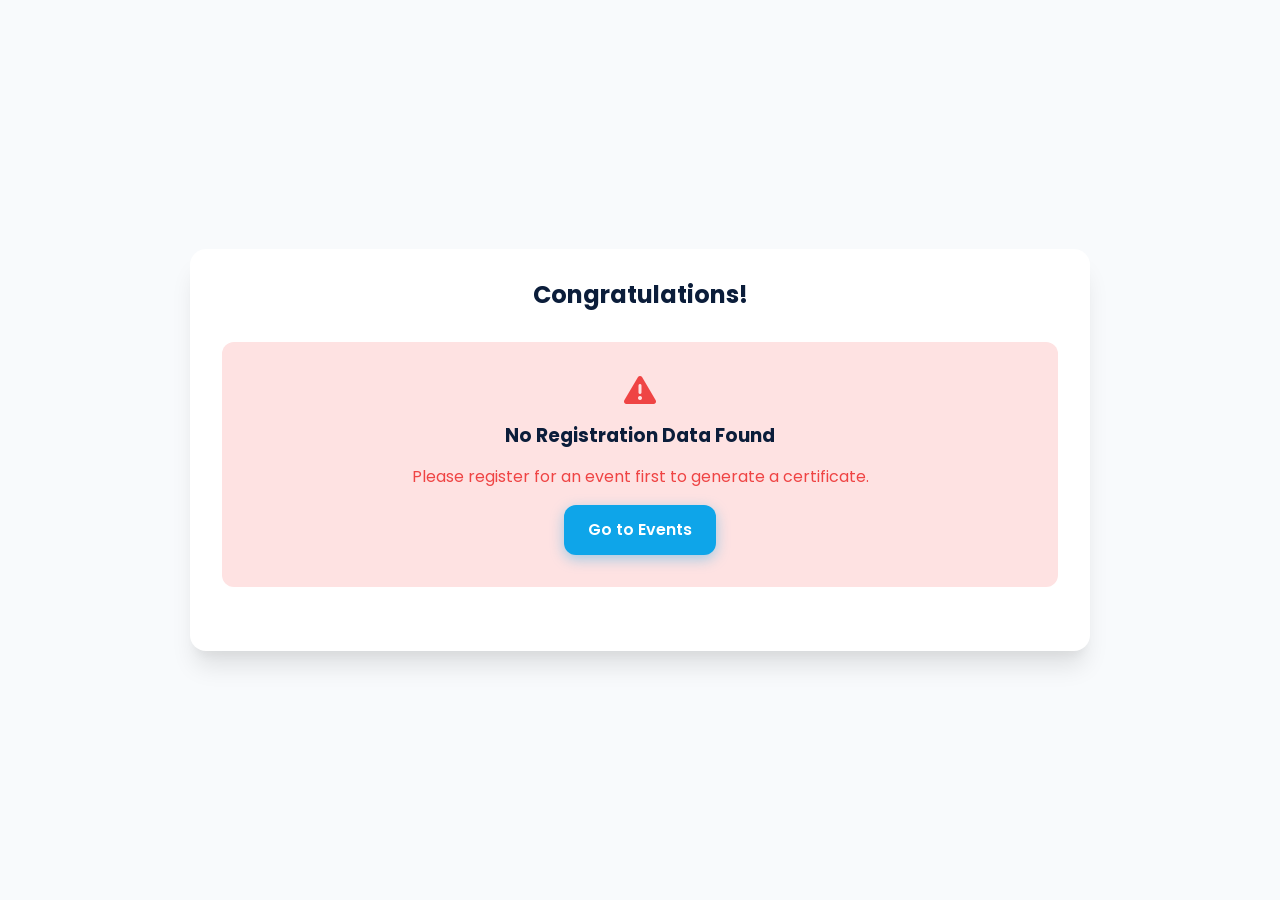
<file: certificate.html>
<!DOCTYPE html>
<html lang="en">

<head>
    <meta charset="UTF-8">
    <meta name="viewport" content="width=device-width, initial-scale=1.0">
    <title>Certificate | ISTE </title>
    <link rel="stylesheet" href="https://cdnjs.cloudflare.com/ajax/libs/font-awesome/6.4.0/css/all.min.css">
    <link rel="stylesheet" href="style.css">
    <style>
        .page-wrapper {
            min-height: 100vh;
            display: flex;
            flex-direction: column;
            align-items: center;
            justify-content: center;
            background-color: var(--bg-color);
            padding: 2rem;
        }

        .cert-container {
            background-color: var(--white);
            padding: 2rem;
            border-radius: var(--border-radius-lg);
            box-shadow: var(--shadow-xl);
            max-width: 900px;
            width: 100%;
            text-align: center;
        }

        /* Canvas Wrapper to make it responsive */
        .canvas-wrapper {
            position: relative;
            width: 100%;
            overflow: auto;
            margin: 2rem 0;
            display: flex;
            justify-content: center;
        }

        canvas {
            border: 1px solid #e2e8f0;
            box-shadow: var(--shadow-md);
            max-width: 100%;
            height: auto;
        }

        .actions {
            display: flex;
            gap: 1rem;
            justify-content: center;
            flex-wrap: wrap;
        }

        .error-msg {
            color: #ef4444;
            padding: 2rem;
            background: #fee2e2;
            border-radius: var(--border-radius-md);
            margin: 2rem 0;
            display: none;
        }
    </style>
</head>

<body>

    <div class="page-wrapper">
        <div class="cert-container animate-on-scroll">
            <h2 style="color: var(--primary-color);">Congratulations!</h2>
            <p style="color: var(--text-light); margin-top: 0.5rem;" id="subtitleText">
                Generating your official certificate of participation...
            </p>

            <div id="errorMsg" class="error-msg">
                <i class="fas fa-exclamation-triangle fa-2x"></i>
                <h3 style="margin: 1rem 0;">No Registration Data Found</h3>
                <p>Please register for an event first to generate a certificate.</p>
                <a href="events.html" class="btn btn-primary" style="margin-top: 1rem;">Go to Events</a>
            </div>

            <div class="canvas-wrapper" id="canvasContainer">
                <!-- Canvas dimension scaled down slightly for web view, exported at full res -->
                <canvas id="certificateCanvas" width="800" height="600"></canvas>
            </div>

            <div class="actions" id="actionButtons" style="display: none;">
                <button id="downloadBtn" class="btn btn-primary">
                    <i class="fas fa-download" style="margin-right: 8px;"></i> Download PNG
                </button>
                <a href="main.html" class="btn btn-outline">Go to Dashboard</a>
            </div>
        </div>
    </div>

    <script src="script.js"></script>
    <script>
        document.addEventListener('DOMContentLoaded', () => {
            const canvas = document.getElementById('certificateCanvas');
            const ctx = canvas.getContext('2d');

            // 1. Fetch user data from localStorage
            const rawData = localStorage.getItem('iste_registration');

            if (!rawData) {
                document.getElementById('canvasContainer').style.display = 'none';
                document.getElementById('subtitleText').style.display = 'none';
                document.getElementById('errorMsg').style.display = 'block';
                return;
            }

            const userData = JSON.parse(rawData);
            document.getElementById('actionButtons').style.display = 'flex';
            document.getElementById('subtitleText').textContent = "Here is your official certificate. You can download and share it.";

            // 2. Draw Certificate on Canvas
            function drawCertificate() {
                // Background
                ctx.fillStyle = '#ffffff';
                ctx.fillRect(0, 0, canvas.width, canvas.height);

                // Border Style Pattern
                ctx.strokeStyle = '#0b1d3a'; // Primary Color
                ctx.lineWidth = 20;
                ctx.strokeRect(20, 20, canvas.width - 40, canvas.height - 40);

                ctx.strokeStyle = '#0ea5e9'; // Secondary Color
                ctx.lineWidth = 5;
                ctx.strokeRect(35, 35, canvas.width - 70, canvas.height - 70);

                // Corner accents
                ctx.fillStyle = '#0b1d3a';
                // Top Left
                ctx.beginPath(); ctx.moveTo(20, 20); ctx.lineTo(120, 20); ctx.lineTo(20, 120); ctx.fill();
                // Bottom Right
                ctx.beginPath(); ctx.moveTo(canvas.width - 20, canvas.height - 20); ctx.lineTo(canvas.width - 120, canvas.height - 20); ctx.lineTo(canvas.width - 20, canvas.height - 120); ctx.fill();

                // Logo Text (Top center)
                ctx.font = 'bold 36px "Poppins", sans-serif';
                ctx.fillStyle = '#0b1d3a';
                ctx.textAlign = 'center';
                ctx.fillText('A.D. Patel Institute of Technology', canvas.width / 2, 90);

                ctx.font = '18px "Poppins", sans-serif';
                ctx.fillStyle = '#64748b';
                ctx.fillText('A Constituent College of CVM University', canvas.width / 2, 115);

                ctx.font = 'bold 24px "Poppins", sans-serif';
                ctx.fillStyle = '#0ea5e9';
                ctx.fillText('ISTE Student Chapter', canvas.width / 2, 150);

                // Certificate Title
                ctx.font = 'bold 55px "Times New Roman", Times, serif';
                ctx.fillStyle = '#0ea5e9';
                ctx.fillText('CERTIFICATE', canvas.width / 2, 230);

                ctx.font = 'italic 20px "Times New Roman", Times, serif';
                ctx.fillStyle = '#1e293b';
                ctx.fillText('OF PARTICIPATION', canvas.width / 2, 260);

                // Body Text
                ctx.font = '20px "Poppins", sans-serif';
                ctx.fillStyle = '#64748b';
                ctx.fillText('This is to proudly present that', canvas.width / 2, 330);

                // Participant Name
                ctx.font = 'bold 40px "Poppins", sans-serif';
                ctx.fillStyle = '#0b1d3a';
                ctx.fillText(userData.name.toUpperCase(), canvas.width / 2, 390);

                // Underline name
                ctx.beginPath();
                ctx.moveTo((canvas.width / 2) - 200, 400);
                ctx.lineTo((canvas.width / 2) + 200, 400);
                ctx.strokeStyle = '#0ea5e9';
                ctx.lineWidth = 2;
                ctx.stroke();

                // Event text
                ctx.font = '18px "Poppins", sans-serif';
                ctx.fillStyle = '#64748b';
                ctx.fillText('has actively participated and successfully completed the', canvas.width / 2, 440);

                // Event Name
                ctx.font = 'bold 24px "Poppins", sans-serif';
                ctx.fillStyle = '#1e293b';
                ctx.fillText(userData.event, canvas.width / 2, 480);

                // Bottom signatures area
                ctx.font = '16px "Poppins", sans-serif';
                ctx.fillStyle = '#1e293b';

                // Date
                ctx.fillText('Date: ' + userData.date, 150, 530);
                ctx.beginPath();
                ctx.moveTo(100, 540); ctx.lineTo(250, 540);
                ctx.stroke();

                // Signature
                ctx.font = 'italic 22px "Brush Script MT", cursive';
                ctx.fillText('Dr. Shital Gondaliya', canvas.width - 150, 520);

                ctx.font = '16px "Poppins", sans-serif';
                ctx.fillText('Faculty Coordinator', canvas.width - 150, 540);
                ctx.beginPath();
                ctx.moveTo(canvas.width - 230, 525); ctx.lineTo(canvas.width - 70, 525);
                ctx.stroke();
            }

            // Ensure fonts are loaded before drawing (best effort timeout)
            // Ideally should use document.fonts.ready, but this works well for web fonts
            document.fonts.ready.then(() => {
                drawCertificate();
            }).catch(() => {
                setTimeout(drawCertificate, 500);
            });

            // 3. Download Logic
            document.getElementById('downloadBtn').addEventListener('click', () => {
                const link = document.createElement('a');
                link.download = `ISTE_Certificate_${userData.name.replace(/\s+/g, '_')}.png`;
                link.href = canvas.toDataURL('image/png');
                link.click();
            });
        });
    </script>
</body>

</html>
</file>
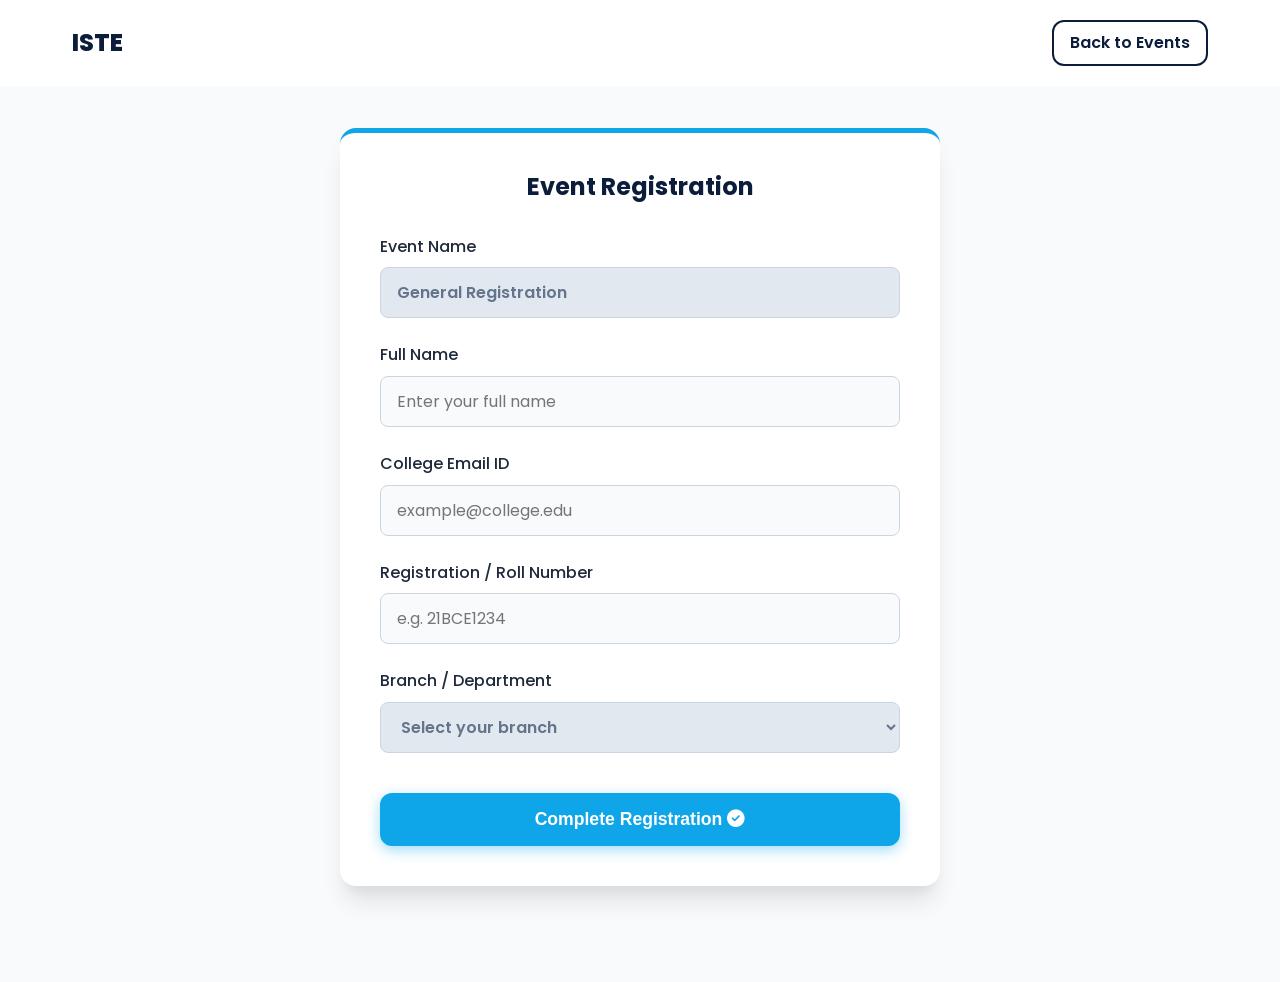
<file: form.html>
<!DOCTYPE html>
<html lang="en">

<head>
    <meta charset="UTF-8">
    <meta name="viewport" content="width=device-width, initial-scale=1.0">
    <title>Event Registration | ISTE </title>
    <link rel="stylesheet" href="https://cdnjs.cloudflare.com/ajax/libs/font-awesome/6.4.0/css/all.min.css">
    <link rel="stylesheet" href="style.css">
    <style>
        .page-header {
            padding: 8rem 0 3rem;
            background: var(--bg-color);
        }

        .form-card {
            background-color: var(--white);
            max-width: 600px;
            margin: 0 auto 3rem;
            padding: 2.5rem;
            border-radius: var(--border-radius-lg);
            box-shadow: var(--shadow-xl);
            border-top: 5px solid var(--secondary-color);
        }

        .form-title {
            text-align: center;
            margin-bottom: 2rem;
            color: var(--primary-color);
        }

        .form-group {
            margin-bottom: 1.5rem;
        }

        .form-label {
            display: block;
            margin-bottom: 0.5rem;
            font-weight: 500;
            color: var(--text-dark);
        }

        .form-control {
            width: 100%;
            padding: 0.75rem 1rem;
            border: 1px solid #cbd5e1;
            border-radius: var(--border-radius-sm);
            font-family: inherit;
            font-size: 1rem;
            transition: all var(--transition-fast);
            background-color: #f8fafc;
        }

        .form-control:focus {
            outline: none;
            border-color: var(--secondary-color);
            box-shadow: 0 0 0 3px rgba(14, 165, 233, 0.2);
            background-color: var(--white);
        }

        /* Disabled input style for event name */
        .form-control:read-only {
            background-color: #e2e8f0;
            cursor: not-allowed;
            color: var(--text-light);
            font-weight: 600;
        }

        .btn-register {
            width: 100%;
            padding: 1rem;
            font-size: 1.1rem;
            margin-top: 1rem;
        }

        .validation-message {
            color: #ef4444;
            font-size: 0.85rem;
            margin-top: 0.25rem;
            display: none;
        }

        .form-control.invalid {
            border-color: #ef4444;
        }
    </style>
</head>

<body>

    <!-- Navbar -->
    <nav class="navbar scrolled">
        <div class="container nav-container">
            <a href="index.html" class="logo">ISTE</a>

            <a href="events.html" class="btn btn-outline" style="padding: 0.5rem 1rem;">Back to Events</a>
        </div>
    </nav>

    <!-- Registration Section -->
    <section class="page-header">
        <div class="container">
            <div class="form-card animate-on-scroll">
                <h2 class="form-title">Event Registration</h2>

                <form id="registrationForm" novalidate>
                    <!-- Pre-filled Event Name -->
                    <div class="form-group">
                        <label class="form-label" for="eventName">Event Name</label>
                        <input type="text" id="eventName" class="form-control" readonly>
                    </div>

                    <div class="form-group">
                        <label class="form-label" for="fullName">Full Name</label>
                        <input type="text" id="fullName" class="form-control" placeholder="Enter your full name"
                            required minlength="3">
                        <div class="validation-message" id="nameError">Please enter a valid name (min 3 chars).</div>
                    </div>

                    <div class="form-group">
                        <label class="form-label" for="email">College Email ID</label>
                        <input type="email" id="email" class="form-control" placeholder="example@college.edu" required>
                        <div class="validation-message" id="emailError">Please enter a valid email address.</div>
                    </div>

                    <div class="form-group">
                        <label class="form-label" for="regNumber">Registration / Roll Number</label>
                        <input type="text" id="regNumber" class="form-control" placeholder="e.g. 21BCE1234" required
                            pattern="[a-zA-Z0-9]+">
                        <div class="validation-message" id="regError">Please enter your roll number.</div>
                    </div>

                    <div class="form-group">
                        <label class="form-label" for="branch">Branch / Department</label>
                        <select id="branch" class="form-control" required>
                            <option value="">Select your branch</option>
                            <option value="CSE">Computer Science</option>
                            <option value="IT">Information Technology</option>
                            <option value="ECE">Electronics & Communication</option>
                            <option value="MECH">Mechanical Engineering</option>
                            <option value="OTHER">Other</option>
                        </select>
                        <div class="validation-message" id="branchError">Please select a branch.</div>
                    </div>

                    <button type="submit" class="btn btn-primary btn-register">
                        Complete Registration <i class="fas fa-check-circle" style="margin-left: 5px;"></i>
                    </button>
                </form>
            </div>
        </div>
    </section>

    <script src="script.js"></script>
    <script>
        document.addEventListener('DOMContentLoaded', () => {
            // 1. Fetch Event Name from URL Parameters
            const urlParams = new URLSearchParams(window.location.search);
            const eventParam = urlParams.get('event');

            const eventInput = document.getElementById('eventName');
            if (eventParam) {
                eventInput.value = eventParam;
            } else {
                eventInput.value = "General Registration";
            }

            // 2. Form Validation & Submission
            const form = document.getElementById('registrationForm');

            form.addEventListener('submit', (e) => {
                e.preventDefault();
                let isValid = true;

                // Validate Name
                const nameInput = document.getElementById('fullName');
                if (nameInput.value.length < 3) {
                    nameInput.classList.add('invalid');
                    document.getElementById('nameError').style.display = 'block';
                    isValid = false;
                } else {
                    nameInput.classList.remove('invalid');
                    document.getElementById('nameError').style.display = 'none';
                }

                // Validate Email
                const emailInput = document.getElementById('email');
                const emailRegex = /^[^\s@]+@[^\s@]+\.[^\s@]+$/;
                if (!emailRegex.test(emailInput.value)) {
                    emailInput.classList.add('invalid');
                    document.getElementById('emailError').style.display = 'block';
                    isValid = false;
                } else {
                    emailInput.classList.remove('invalid');
                    document.getElementById('emailError').style.display = 'none';
                }

                // Validate Roll No
                const regInput = document.getElementById('regNumber');
                if (!regInput.value) {
                    regInput.classList.add('invalid');
                    document.getElementById('regError').style.display = 'block';
                    isValid = false;
                } else {
                    regInput.classList.remove('invalid');
                    document.getElementById('regError').style.display = 'none';
                }

                // Validate Branch
                const branchInput = document.getElementById('branch');
                if (!branchInput.value) {
                    branchInput.classList.add('invalid');
                    document.getElementById('branchError').style.display = 'block';
                    isValid = false;
                } else {
                    branchInput.classList.remove('invalid');
                    document.getElementById('branchError').style.display = 'none';
                }

                if (isValid) {
                    // 3. Save to localStorage
                    const userData = {
                        name: nameInput.value,
                        email: emailInput.value,
                        event: eventInput.value,
                        date: new Date().toLocaleDateString()
                    };

                    localStorage.setItem('iste_registration', JSON.stringify(userData));

                    // Show success
                    showToast('Registration successful! Redirecting to certificate...', 'success');

                    // 4. Redirect to certificate after 2 seconds
                    setTimeout(() => {
                        window.location.href = 'certificate.html';
                    }, 2000);
                }
            });

            // Remove invalid class on input
            const inputs = form.querySelectorAll('input, select');
            inputs.forEach(input => {
                input.addEventListener('input', () => {
                    input.classList.remove('invalid');
                    const errorMsg = document.getElementById(input.id + 'Error');
                    if (errorMsg) errorMsg.style.display = 'none';
                });
            });
        });
    </script>
</body>

</html>
</file>
<file: style.css>
@import url('https://fonts.googleapis.com/css2?family=Poppins:wght@300;400;500;600;700;800&display=swap');

:root {
  --primary-color: #0b1d3a; /* Dark Blue */
  --secondary-color: #0ea5e9; /* Light Blue Accent */
  --secondary-color-dark: #0284c7;
  --bg-color: #f8fafc;
  --text-dark: #1e293b;
  --text-light: #64748b;
  --white: #ffffff;
  
  --shadow-sm: 0 1px 3px rgba(0,0,0,0.12), 0 1px 2px rgba(0,0,0,0.24);
  --shadow-md: 0 4px 6px rgba(0,0,0,0.1), 0 2px 4px rgba(0,0,0,0.06);
  --shadow-lg: 0 10px 15px rgba(0,0,0,0.1), 0 4px 6px rgba(0,0,0,0.05);
  --shadow-xl: 0 20px 25px -5px rgba(0, 0, 0, 0.1), 0 10px 10px -5px rgba(0, 0, 0, 0.04);
  
  --transition-fast: 0.2s ease;
  --transition-normal: 0.3s ease;
  --transition-slow: 0.5s ease;
  
  --border-radius-sm: 8px;
  --border-radius-md: 12px;
  --border-radius-lg: 16px;
  --border-radius-xl: 24px;
}

* {
  margin: 0;
  padding: 0;
  box-sizing: border-box;
}

html {
  scroll-behavior: smooth;
}

body {
  font-family: 'Poppins', sans-serif;
  background-color: var(--bg-color);
  color: var(--text-dark);
  line-height: 1.6;
  overflow-x: hidden;
}

a {
  text-decoration: none;
  color: inherit;
}

ul {
  list-style: none;
}

img {
  max-width: 100%;
  height: auto;
  display: block;
}

/* Container */
.container {
  max-width: 1200px;
  margin: 0 auto;
  padding: 0 2rem;
}

/* Typography */
h1, h2, h3, h4, h5, h6 {
  font-weight: 700;
  line-height: 1.2;
  color: var(--primary-color);
}

.section-title {
  text-align: center;
  font-size: 2.5rem;
  margin-bottom: 3rem;
  position: relative;
  display: inline-block;
  left: 50%;
  transform: translateX(-50%);
}

.section-title::after {
  content: '';
  position: absolute;
  bottom: -10px;
  left: 50%;
  transform: translateX(-50%);
  width: 60%;
  height: 4px;
  background-color: var(--secondary-color);
  border-radius: 2px;
}

/* Buttons */
.btn {
  display: inline-flex;
  align-items: center;
  justify-content: center;
  padding: 0.75rem 1.5rem;
  border-radius: var(--border-radius-md);
  font-weight: 600;
  font-size: 1rem;
  cursor: pointer;
  transition: all var(--transition-normal);
  border: none;
  outline: none;
}

.btn-primary {
  background-color: var(--secondary-color);
  color: var(--white);
  box-shadow: 0 4px 14px 0 rgba(14, 165, 233, 0.39);
}

.btn-primary:hover {
  background-color: var(--secondary-color-dark);
  transform: translateY(-2px);
  box-shadow: 0 6px 20px rgba(14, 165, 233, 0.4);
}

.btn-outline {
  background-color: transparent;
  color: var(--primary-color);
  border: 2px solid var(--primary-color);
}

.btn-outline:hover {
  background-color: var(--primary-color);
  color: var(--white);
  transform: translateY(-2px);
}

/* Navbar */
.navbar {
  position: fixed;
  top: 0;
  left: 0;
  width: 100%;
  padding: 1.25rem 0;
  background-color: rgba(255, 255, 255, 0.95);
  backdrop-filter: blur(10px);
  z-index: 1000;
  transition: all var(--transition-normal);
}

.navbar.scrolled {
  padding: 0.75rem 0;
  box-shadow: var(--shadow-md);
}

.nav-container {
  display: flex;
  justify-content: space-between;
  align-items: center;
}

.logo {
  font-size: 1.5rem;
  font-weight: 800;
  color: var(--primary-color);
  display: flex;
  align-items: center;
  gap: 0.5rem;
}

.logo span {
  color: var(--secondary-color);
}

.nav-links {
  display: flex;
  gap: 2rem;
  align-items: center;
}

.nav-link {
  font-weight: 500;
  color: var(--text-dark);
  transition: color var(--transition-fast);
  position: relative;
}

.nav-link::after {
  content: '';
  position: absolute;
  bottom: -4px;
  left: 0;
  width: 0;
  height: 2px;
  background-color: var(--secondary-color);
  transition: width var(--transition-normal);
}

.nav-link:hover {
  color: var(--secondary-color);
}

.nav-link:hover::after, .nav-link.active::after {
  width: 100%;
}

.nav-link.active {
  color: var(--secondary-color);
}

.mobile-menu-btn {
  display: none;
  font-size: 1.5rem;
  color: var(--primary-color);
  cursor: pointer;
  background: none;
  border: none;
}

/* Layout Sections */
.section-padding {
  padding: 6rem 0;
}

.bg-light {
  background-color: var(--white);
}

/* Hero Section */
.hero {
  min-height: 100vh;
  display: flex;
  align-items: center;
  background: linear-gradient(135deg, var(--primary-color) 0%, #1e3a8a 100%);
  color: var(--white);
  position: relative;
  overflow: hidden;
  padding-top: 5rem;
}

.hero::before {
  content: '';
  position: absolute;
  top: 0;
  left: 0;
  width: 100%;
  height: 100%;
  background: radial-gradient(circle at top right, rgba(14, 165, 233, 0.2) 0%, transparent 50%),
              radial-gradient(circle at bottom left, rgba(14, 165, 233, 0.1) 0%, transparent 50%);
  z-index: 1;
}

/* Cards */
.card {
  background-color: var(--white);
  border-radius: var(--border-radius-lg);
  padding: 2rem;
  box-shadow: var(--shadow-sm);
  transition: all var(--transition-normal);
  border: 1px solid rgba(0,0,0,0.05);
  height: 100%;
  display: flex;
  flex-direction: column;
}

.card:hover {
  transform: translateY(-10px);
  box-shadow: var(--shadow-xl);
}

.card-img-container {
  width: 100%;
  height: 200px;
  border-radius: var(--border-radius-md);
  overflow: hidden;
  margin-bottom: 1.5rem;
}

.card-img-container img {
  width: 100%;
  height: 100%;
  object-fit: cover;
  transition: transform 0.5s ease;
}

.card:hover .card-img-container img {
  transform: scale(1.05);
}

/* Grid Layouts */
.grid-3 {
  display: grid;
  grid-template-columns: repeat(auto-fit, minmax(300px, 1fr));
  gap: 2rem;
}

.grid-2 {
  display: grid;
  grid-template-columns: repeat(auto-fit, minmax(400px, 1fr));
  gap: 3rem;
}

/* Footer */
.footer {
  background-color: var(--primary-color);
  color: var(--white);
  padding: 4rem 0 2rem;
}

.footer-top {
  display: grid;
  grid-template-columns: 2fr 1fr 1fr 1fr;
  gap: 2rem;
  margin-bottom: 3rem;
}

.footer-col h4 {
  color: var(--white);
  font-size: 1.25rem;
  margin-bottom: 1.5rem;
  position: relative;
  padding-bottom: 0.5rem;
}

.footer-col h4::after {
  content: '';
  position: absolute;
  left: 0;
  bottom: 0;
  width: 40px;
  height: 2px;
  background-color: var(--secondary-color);
}

.footer-col p {
  color: #cbd5e1;
  margin-bottom: 1rem;
}

.footer-links li {
  margin-bottom: 0.75rem;
}

.footer-links a {
  color: #cbd5e1;
  transition: color var(--transition-fast), padding-left var(--transition-fast);
}

.footer-links a:hover {
  color: var(--secondary-color);
  padding-left: 5px;
}

.social-links {
  display: flex;
  gap: 1rem;
  margin-top: 1.5rem;
}

.social-links a {
  display: inline-flex;
  align-items: center;
  justify-content: center;
  width: 40px;
  height: 40px;
  border-radius: 50%;
  background-color: rgba(255,255,255,0.1);
  color: var(--white);
  transition: all var(--transition-normal);
}

.social-links a:hover {
  background-color: var(--secondary-color);
  transform: translateY(-3px);
}

.footer-bottom {
  text-align: center;
  padding-top: 2rem;
  border-top: 1px solid rgba(255,255,255,0.1);
  color: #cbd5e1;
  font-size: 0.9rem;
}

/* Animations (Scroll) */
.animate-on-scroll {
  opacity: 0;
  transform: translateY(30px);
  transition: opacity 0.6s ease-out, transform 0.6s ease-out;
}

.animate-on-scroll.is-visible {
  opacity: 1;
  transform: translateY(0);
}

/* Back to Top Button */
#backToTop {
  position: fixed;
  bottom: 30px;
  right: 30px;
  width: 45px;
  height: 45px;
  border-radius: 50%;
  background-color: var(--secondary-color);
  color: white;
  display: flex;
  align-items: center;
  justify-content: center;
  font-size: 1.2rem;
  cursor: pointer;
  border: none;
  box-shadow: var(--shadow-lg);
  opacity: 0;
  visibility: hidden;
  transition: all var(--transition-normal);
  z-index: 999;
}

#backToTop.show {
  opacity: 1;
  visibility: visible;
}

#backToTop:hover {
  background-color: var(--primary-color);
  transform: translateY(-5px);
}

/* Toast Notification */
.toast {
  position: fixed;
  bottom: 20px;
  left: 50%;
  transform: translateX(-50%) translateY(100px);
  background-color: var(--text-dark);
  color: white;
  padding: 1rem 2rem;
  border-radius: var(--border-radius-lg);
  box-shadow: var(--shadow-lg);
  display: flex;
  align-items: center;
  gap: 1rem;
  opacity: 0;
  visibility: hidden;
  transition: all 0.4s cubic-bezier(0.68, -0.55, 0.265, 1.55);
  z-index: 9999;
}

.toast.show {
  transform: translateX(-50%) translateY(0);
  opacity: 1;
  visibility: visible;
}

.toast-success { border-left: 4px solid #10b981; }
.toast-error { border-left: 4px solid #ef4444; }

/* Responsive Media Queries */
@media (max-width: 992px) {
  .grid-2, .grid-3 {
    grid-template-columns: repeat(auto-fit, minmax(280px, 1fr));
  }
  .footer-top {
    grid-template-columns: 1fr 1fr;
  }
}

@media (max-width: 768px) {
  .nav-links {
    position: fixed;
    top: 70px;
    left: -100%;
    width: 100%;
    height: calc(100vh - 70px);
    background-color: var(--white);
    flex-direction: column;
    align-items: center;
    justify-content: center;
    gap: 2rem;
    transition: left 0.4s ease;
    box-shadow: inset 0 10px 10px -10px rgba(0,0,0,0.1);
  }
  
  .nav-links.active {
    left: 0;
  }
  
  .mobile-menu-btn {
    display: block;
  }
  
  .footer-top {
    grid-template-columns: 1fr;
  }
  
  .hero-content h1 {
    font-size: 2.5rem;
  }
}
</file>
